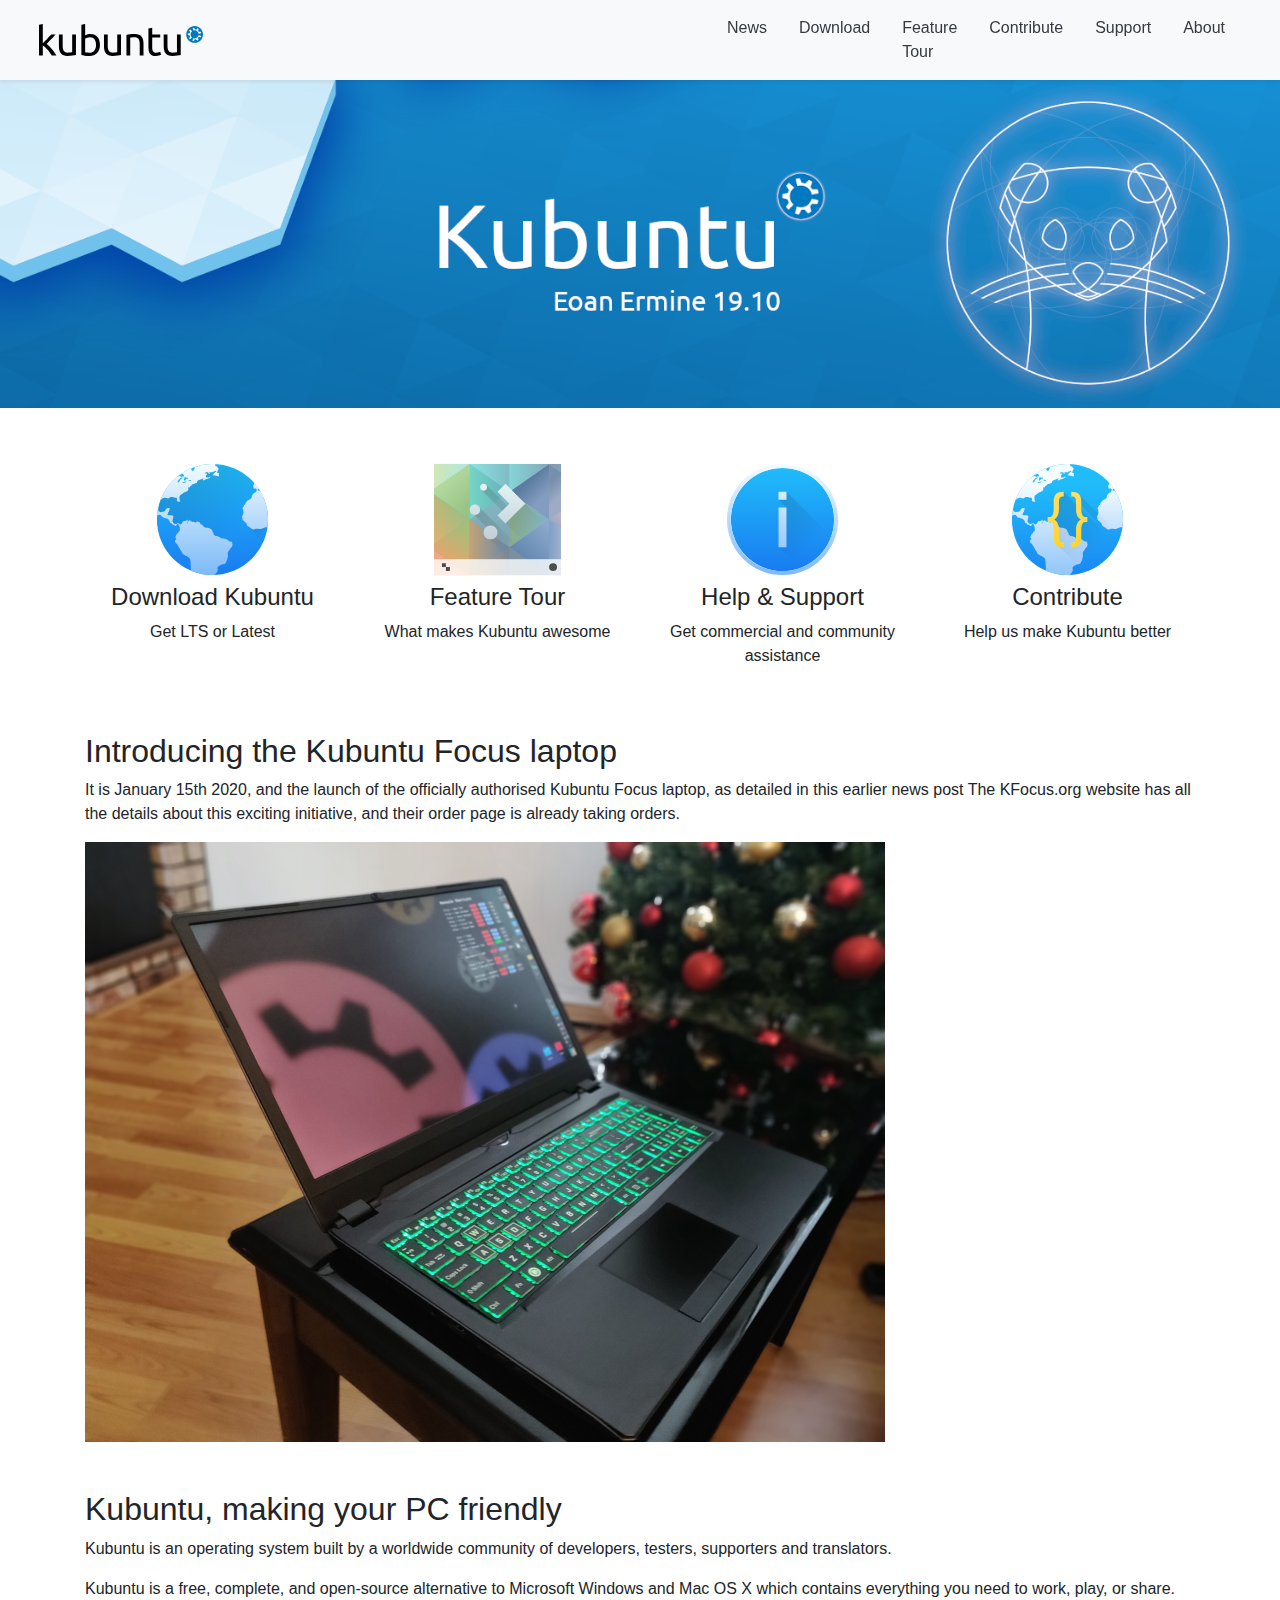
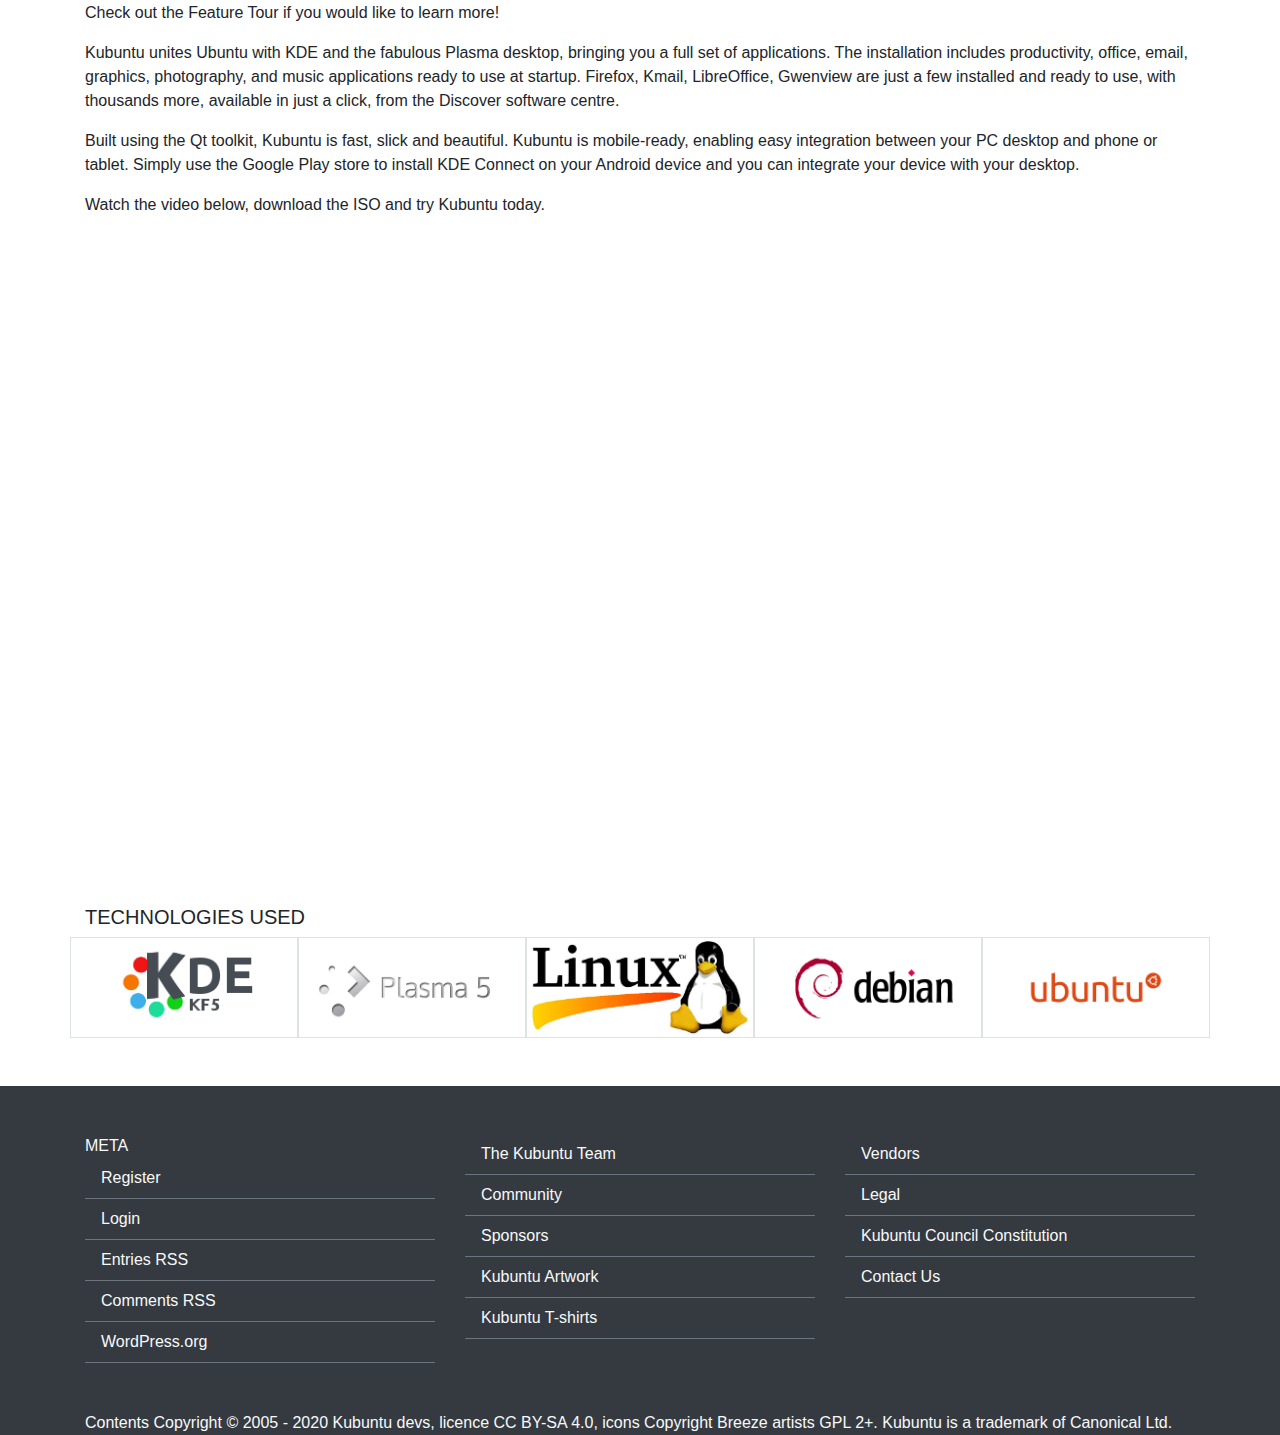
<file: bootstrap-kubuntu-clone/index.html>
<!doctype html>
<html lang="en">

<head>
  <!-- Required meta tags -->
  <meta charset="utf-8">
  <meta name="viewport" content="width=device-width, initial-scale=1, shrink-to-fit=no">

  <!-- Bootstrap CSS -->
  <link rel="stylesheet" href="https://stackpath.bootstrapcdn.com/bootstrap/4.4.1/css/bootstrap.min.css"
    integrity="sha384-Vkoo8x4CGsO3+Hhxv8T/Q5PaXtkKtu6ug5TOeNV6gBiFeWPGFN9MuhOf23Q9Ifjh" crossorigin="anonymous">

  <title>Bootstrap Kubuntu Clone</title>
</head>

<body>
  <nav class="navbar navbar-expand-md bg-light navbar-light px-4 sticky-top shadow-sm" id="navi-bar">
    <div class="container-fluid">
      <a class="navbar-brand" href="#"><img src="logo.svg" class="img-fluid w-25 h-25"></a>
      <button class="navbar-toggler" type="button" data-toggle="collapse" data-target="#collapsibleNavbar">
        <span class="navbar-toggler-icon"></span>
      </button>
      <div class="collapse navbar-collapse" id="collapsibleNavbar">
        <ul class="navbar-nav ml-auto">
          <li class="nav-item px-2">
            <a class="nav-link text-dark" href="#">News</a>
          </li>
          <li class="nav-item px-2">
            <a class="nav-link text-dark" href="#">Download</a>
          </li>
          <li class="nav-item px-2">
            <a class="nav-link text-dark" href="#">Feature Tour</a>
          </li>
          <li class="nav-item px-2">
            <a class="nav-link text-dark" href="#">Contribute</a>
          </li>
          <li class="nav-item px-2">
            <a class="nav-link text-dark" href="#">Support</a>
          </li>
          <li class="nav-item px-2">
            <a class="nav-link text-dark" href="#">About</a>
          </li>
        </ul>
      </div>
    </div>
  </nav>

  <img src="banner.png" class="img-fluid w-100">
  <div class="container py-5">
    <div class="row text-center mb-5">
      <div class="col-sm">
        <a href="#" class="text-body text-decoration-none">
          <img src="earth-icon.svg" class="img-fluid" style="min-width: 50%">
          <h4>Download Kubuntu</h4>
          <p>Get LTS or Latest</p>
        </a>
      </div>
      <div class="col-sm">
        <a href="#" class="text-body text-decoration-none">
          <img src="preferences.svg" class="img-fluid" style="min-width: 50%">
          <h4>Feature Tour</h4>
          <p>What makes Kubuntu awesome</p>
        </a>
      </div>
      <div class="col-sm">
        <a href="#" class="text-body text-decoration-none">
          <img src="help.svg" class="img-fluid" style="min-width: 50%">
          <h4>Help & Support</h4>
          <p>Get commercial and community assistance</p>
        </a>
      </div>
      <div class="col-sm">
        <a href="#" class="text-body text-decoration-none">
          <img src="prefstyle.svg" class="img-fluid" style="min-width: 50%">
          <h4>Contribute</h4>
          <p>Help us make Kubuntu better</p>
        </a>
      </div>
    </div>



    <h2>Introducing the Kubuntu Focus laptop</h2>
    <p>It is January 15th 2020, and the launch of the officially authorised Kubuntu Focus laptop, as detailed in this
      earlier news post

      The KFocus.org website has all the details about this exciting initiative, and their order page is already taking
      orders.</p>
    <img src="laptop.jpg" class="img-fluid mb-5">

    <h2>Kubuntu, making your PC friendly</h2>
    <p>Kubuntu is an operating system built by a worldwide community of developers, testers, supporters and translators.
    </p>

    <p>Kubuntu is a free, complete, and open-source alternative to Microsoft Windows and Mac OS X which contains
      everything you need to work, play, or share.
      Check out the Feature Tour if you would like to learn more!</p>

    <p>Kubuntu unites Ubuntu with KDE and the fabulous Plasma desktop, bringing you a full set of applications. The
      installation includes productivity, office, email, graphics, photography, and music applications ready to use at
      startup.

      Firefox, Kmail, LibreOffice, Gwenview are just a few installed and ready to use, with thousands more, available in
      just a click, from the Discover software centre.
    </p>
    <p>Built using the Qt toolkit, Kubuntu is fast, slick and beautiful. Kubuntu is mobile-ready, enabling easy
      integration between your PC desktop and phone or tablet.
      Simply use the Google Play store to install KDE Connect on your Android device and you can integrate your device
      with your desktop.</p>
    <p>Watch the video below, download the ISO and try Kubuntu today.</p>

    <div class="embed-responsive embed-responsive-16by9 mb-5">
      <iframe src="https://www.youtube.com/embed/fzuylNzpZIw" class="embed-responsive-item" allowfullscreen></iframe>
    </div>

    <h5>TECHNOLOGIES USED</h3>
      <div class="row text-center">
        <div class="col-sm px-0">
          <a href="#">
            <img src="KDE.png" class="img-fluid border">
          </a>
        </div>
        <div class="col-sm px-0">
          <a href="#">
            <img src="plasma.png" class="img-fluid border">
          </a>
        </div>
        <div class="col-sm px-0">

          <a href="#">
            <img src="linux.png" class="img-fluid border">
          </a>
        </div>
        <div class="col-sm px-0">
          <a href="#">
            <img src="debian.png" class="img-fluid border">
          </a>

        </div>
        <div class="col-sm px-0">

          <a href="#">
            <img src="ubuntu.png" class="img-fluid border">
          </a>
        </div>

      </div>

  </div>



  <div class="container-fluid text-light bg-dark" id="footer">
    <div class="container py-5">
      <div class="row">
        <div class="col-sm">
          <div>META</div>
          <ul class="nav flex-column">
            <li class="nav-item border-bottom border-secondary">
              <a class="nav-link text-light text-decoration-none" href="#">Register</a>
            </li>
            <li class="nav-item border-bottom border-secondary">
              <a class="nav-link text-light text-decoration-none" href="#">Login</a>
            </li>
            <li class="nav-item border-bottom border-secondary">
              <a class="nav-link text-light text-decoration-none" href="#">Entries RSS</a>
            </li>
            <li class="nav-item border-bottom border-secondary">
              <a class="nav-link text-light text-decoration-none" href="#">Comments RSS</a>
            </li>
            <li class="nav-item border-bottom border-secondary">
              <a class="nav-link text-light text-decoration-none" href="#">WordPress.org</a>
            </li>
          </ul>
        </div>
        <div class="col-sm">
          <ul class="nav flex-column">
            <li class="nav-item border-bottom border-secondary">
              <a class="nav-link text-light text-decoration-none" href="#">The Kubuntu Team</a>
            </li>
            <li class="nav-item border-bottom border-secondary">
              <a class="nav-link text-light text-decoration-none" href="#">Community</a>
            </li>
            <li class="nav-item border-bottom border-secondary">
              <a class="nav-link text-light text-decoration-none" href="#">Sponsors</a>
            </li>
            <li class="nav-item border-bottom border-secondary">
              <a class="nav-link text-light text-decoration-none" href="#">Kubuntu Artwork</a>
            </li>
            <li class="nav-item border-bottom border-secondary">
              <a class="nav-link text-light text-decoration-none" href="#">Kubuntu T-shirts</a>
            </li>
          </ul>
        </div>
        <div class="col-sm">
          <ul class="nav flex-column">
            <li class="nav-item border-bottom border-secondary">
              <a class="nav-link text-light text-decoration-none" href="#">Vendors</a>
            </li>
            <li class="nav-item border-bottom border-secondary">
              <a class="nav-link text-light text-decoration-none" href="#">Legal</a>
            </li>
            <li class="nav-item border-bottom border-secondary">
              <a class="nav-link text-light text-decoration-none" href="#">Kubuntu Council Constitution</a>
            </li>
            <li class="nav-item border-bottom border-secondary">
              <a class="nav-link text-light text-decoration-none" href="#">Contact Us</a>
            </li>
          </ul>
        </div>
      </div>
    </div>

    <div class="container text-light mx-auto" id="copyright-footer">
      Contents Copyright © 2005 - 2020 Kubuntu devs, licence CC BY-SA 4.0, icons Copyright Breeze artists GPL 2+.
      Kubuntu is a trademark of Canonical Ltd.
    </div>


  </div>
  </div>

</body>

</html>
</file>
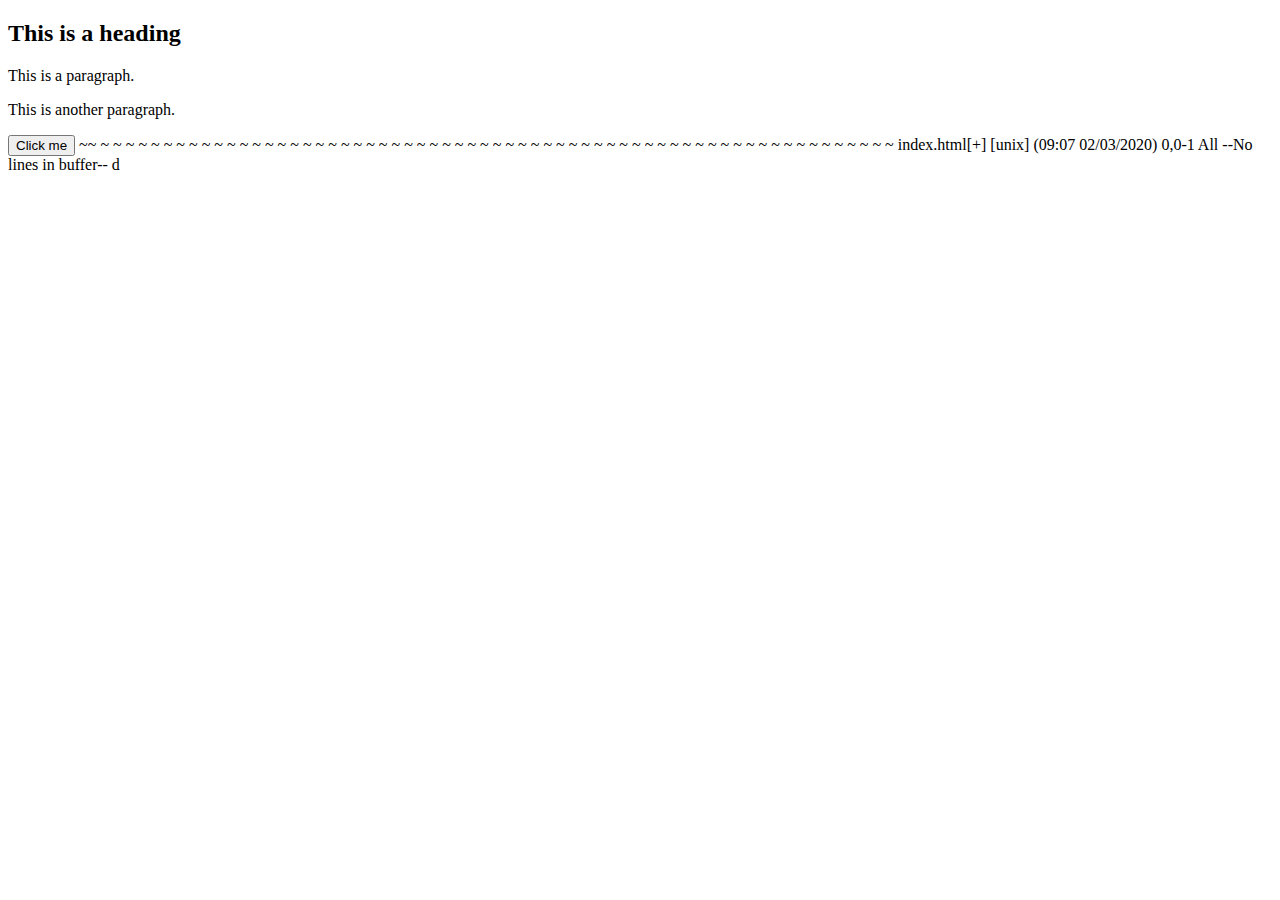
<file: jquery-pomodoro-timer/index.html>
<!DOCTYPE html>
<!-- Template copied from w3schools.com -->
<html>
<head>
<script src="https://ajax.googleapis.com/ajax/libs/jquery/3.4.1/jquery.min.js"></script>
<script>
$(document).ready(function(){
  $("button").click(function(){
    $("p").hide();
  });
});
</script>
</head>
<body>

<h2>This is a heading</h2>

<p>This is a paragraph.</p>
<p>This is another paragraph.</p>

<button>Click me</button>

</body>
</html>

~~
~
~
~
~
~
~
~
~
~
~
~
~
~
~
~
~
~
~
~
~
~
~
~
~
~
~
~
~
~
~
~
~
~
~
~
~
~
~
~
~
~
~
~
~
~
~
~
~
~
~
~
~
~
~
~
~
~
~
~
~
~
~
~
index.html[+] [unix] (09:07 02/03/2020)                                                                                                                                    0,0-1 All
--No lines in buffer--                                                                                                                                                   d
</file>
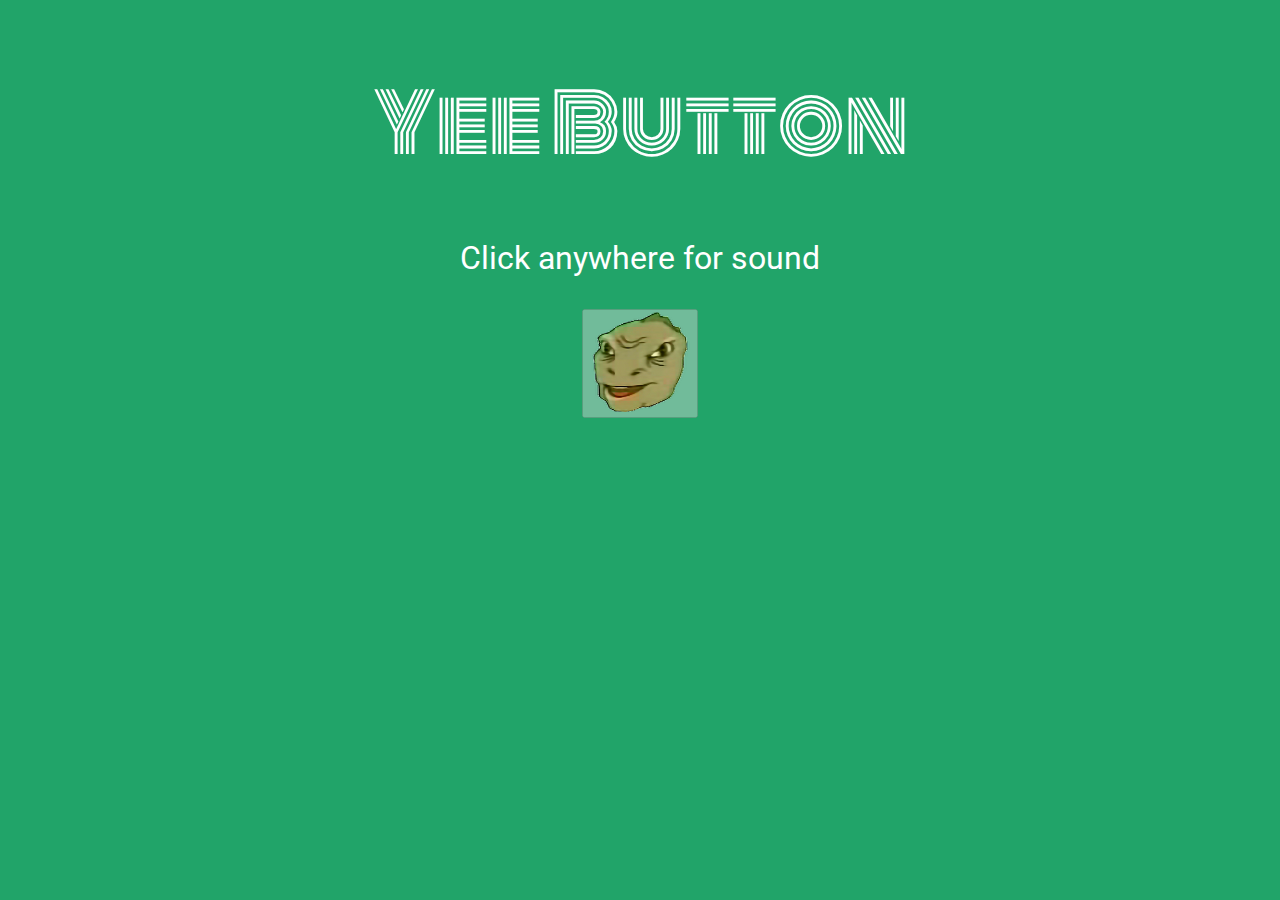
<file: stupid-button/index.html>
<!doctype html>

<html lang="en">
<head>
  <meta charset="utf-8">

  <title>Stupid Button</title>
  <link rel="stylesheet" href="css/styles.css?v=1.0">

</head>

<body>

<div id ="content">
  <h1>Yee Button</h1>
  
  <p>Click anywhere for sound</p>
  
  <div id="yee-button">
    <button disabled><img src="yee.png"></button>
  </div>
    
    <!-- <button id="back-button">Click me to yee him back</button> -->
  </div>
  <script src="js/scripts.js"></script>
</body>
</html>
</file>
<file: stupid-button/css/styles.css>
@import url('https://fonts.googleapis.com/css?family=Monoton|Roboto&display=swap');

body, #back-button {
    background-color: #21A469;
    font-family: 'Roboto', sans-serif;
    font-size: 2rem;
    color: white;  
}

div, #back-button {
    text-align: center;   
    max-height: 100vh;
    max-width: 100vw;
    overflow: auto; 
}


h1 {
    font-family: 'Monoton', cursive;    
    font-weight: normal;
    font-size: 5rem;
}


#yee-button img {
  height: 100px;
  width: 100px;
}

#yee-button {
   display: block;
    border: black;
     margin-left: auto;
    margin-right: auto;
}

/* 
#back-button {
    background-color: #31DE7C;
    border: none;
    padding: 10px;
 
}

#back-button:active {
    background-color: #FF47D8;
} */
</file>
